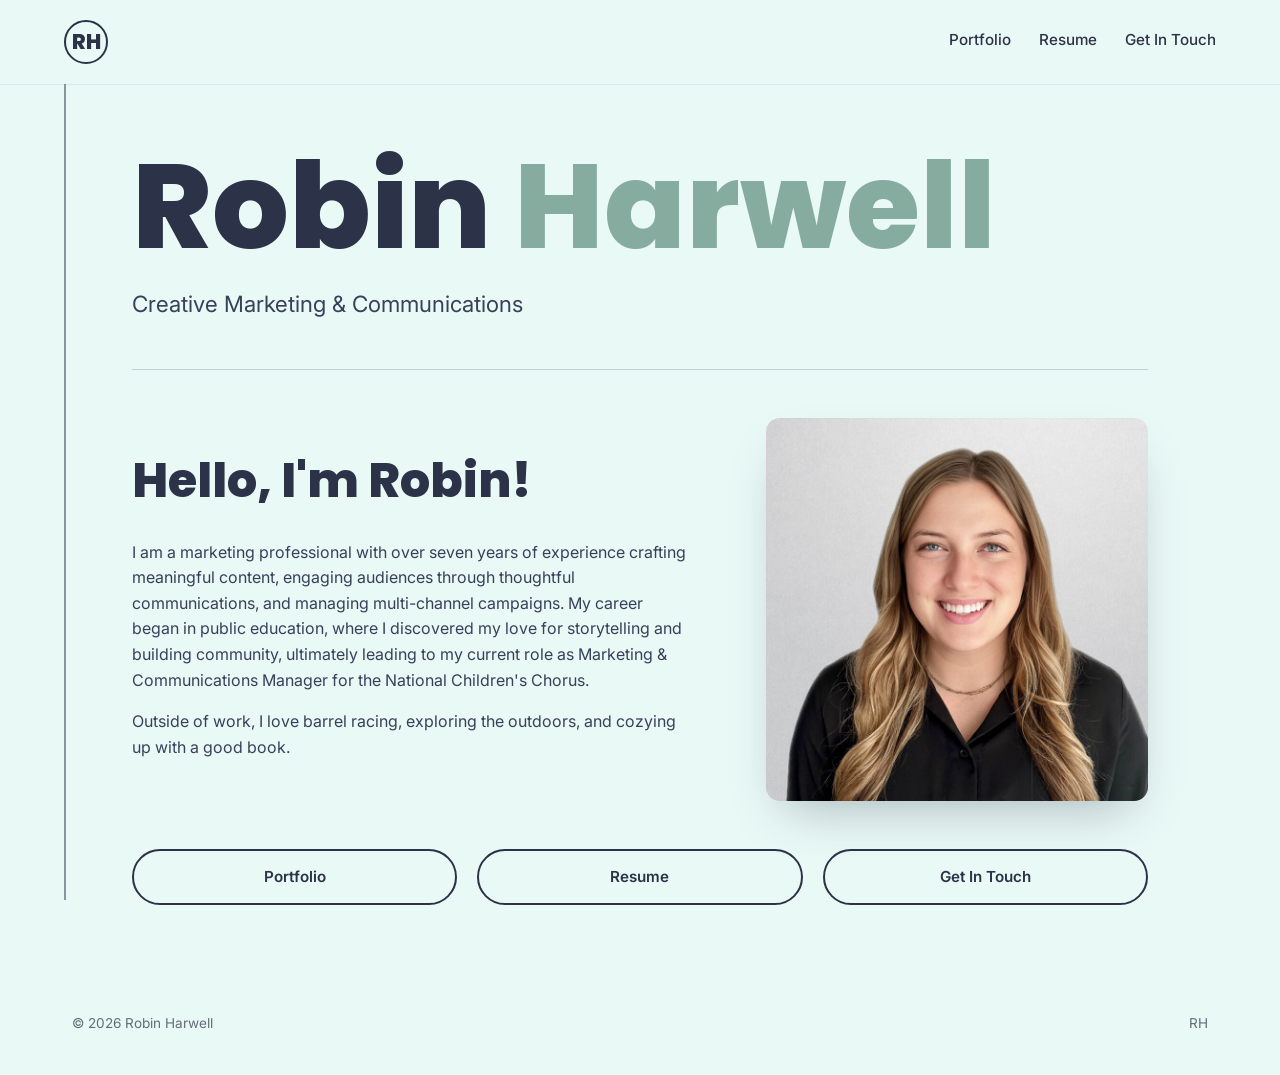
<file: index.html>
<!DOCTYPE html>
<!--
  ROBIN HARWELL — PORTFOLIO SITE — HOME PAGE
  ================================
  This site has four pages: index.html (Home — includes the About
  content), work.html, resume.html, and contact.html. Each one holds
  its own content; the header/nav and footer at the top and bottom of
  this file are repeated identically on every page — if you change the
  nav links, update them in all four files.

  Look for the big "EDIT HERE" comments below — those mark the spots
  you're most likely to want to change. Full plain-language editing
  instructions are in README.md.
-->
<html lang="en">
<head>
<meta charset="UTF-8">
<meta name="viewport" content="width=device-width, initial-scale=1.0">
<title>Robin Harwell — Creative Marketing &amp; Communications</title>
<meta name="description" content="Robin Harwell is a creative marketing and communications professional with 7+ years of experience across education, nonprofit, and small business.">
<link rel="icon" href="favicon-32.png" sizes="32x32" type="image/png">
<link rel="icon" href="favicon-48.png" sizes="48x48" type="image/png">
<link rel="icon" href="favicon-192.png" sizes="192x192" type="image/png">
<link rel="apple-touch-icon" href="apple-touch-icon.png">
<link rel="preconnect" href="https://fonts.googleapis.com">
<link rel="preconnect" href="https://fonts.gstatic.com" crossorigin>
<link href="https://fonts.googleapis.com/css2?family=Poppins:wght@600;700;800&family=Inter:wght@400;500;600&display=swap" rel="stylesheet">
<link rel="stylesheet" href="styles.css?v=28">
</head>
<body>

<div class="rail" aria-hidden="true"></div>

<header class="site-header">
  <a class="brand" href="index.html">RH</a>
  <button class="nav-toggle" id="navToggle" aria-label="Toggle navigation" aria-expanded="false">
    <span></span><span></span><span></span>
  </button>
  <nav class="site-nav" id="siteNav">
    <a href="work.html">Portfolio</a>
    <a href="resume.html">Resume</a>
    <a href="contact.html">Get In Touch</a>
  </nav>
</header>

<main>

  <!-- ======================= HERO ======================= -->
  <!-- EDIT HERE: your name and one-line title -->
  <section class="section hero">
    <div class="hero-inner page-head">
      <h1 class="hero-name"><span class="line dark">Robin</span> <span class="line accent">Harwell</span></h1>
      <p class="hero-tag">Creative Marketing &amp; Communications</p>
    </div>
  </section>

  <!-- ======================= ABOUT ======================= -->
  <!-- EDIT HERE: your bio text and photo -->
  <section class="section about">
    <div class="about-grid">
      <div class="about-copy">
        <h2>Hello, I'm Robin!</h2>
        <p>I am a marketing professional with over seven years of experience crafting meaningful content, engaging audiences through thoughtful communications, and managing multi-channel campaigns. My career began in public education, where I discovered my love for storytelling and building community, ultimately leading to my current role as Marketing &amp; Communications Manager for the National Children's Chorus.</p>
        <p>Outside of work, I love barrel racing, exploring the outdoors, and cozying up with a good book.</p>
      </div>
      <div class="about-photo">
        <!-- To swap your photo: replace assets/img/headshot.jpg with a new
             image of the same filename, or upload a new file and change
             the "src" below to match its filename. -->
        <img src="assets/img/headshot.jpg" alt="Portrait of Robin Harwell" width="800" height="800" loading="lazy">
      </div>
    </div>

    <!-- EDIT HERE: the link text for each button -->
    <div class="link-card-grid">
      <a class="btn btn-ghost link-btn" href="work.html">Portfolio</a>
      <a class="btn btn-ghost link-btn" href="resume.html">Resume</a>
      <a class="btn btn-ghost link-btn" href="contact.html">Get In Touch</a>
    </div>
  </section>

</main>

<footer class="site-footer">
  <span>© <span id="year"></span> Robin Harwell</span>
  <a href="index.html">RH</a>
</footer>

<script src="script.js?v=17"></script>
</body>
</html>
</file>
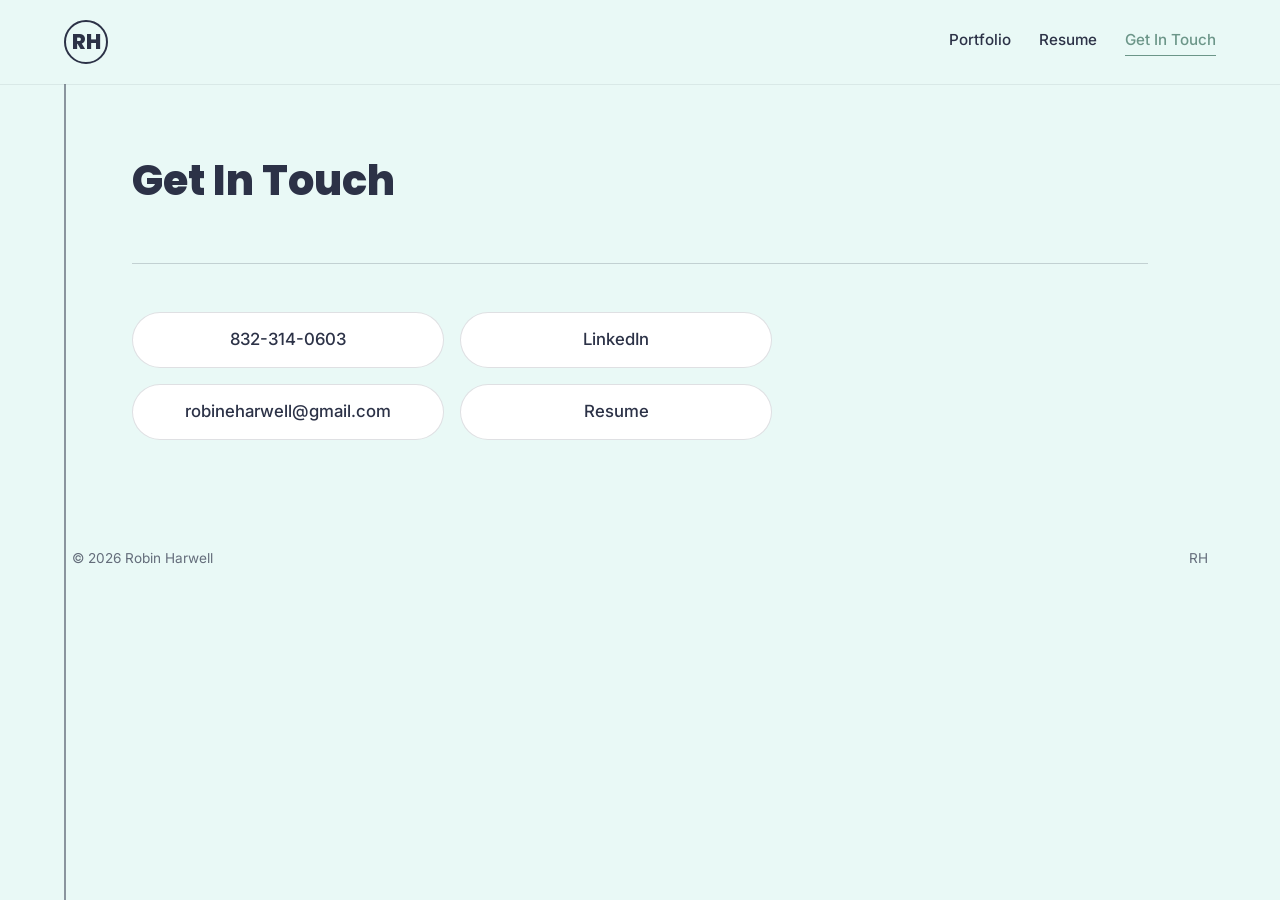
<file: contact.html>
<!DOCTYPE html>
<!-- CONTACT PAGE — see index.html for notes on this site's page structure. -->
<html lang="en">
<head>
<meta charset="UTF-8">
<meta name="viewport" content="width=device-width, initial-scale=1.0">
<title>Get In Touch — Robin Harwell</title>
<meta name="description" content="Get in touch with Robin Harwell by phone, email, or LinkedIn.">
<link rel="icon" href="favicon-32.png" sizes="32x32" type="image/png">
<link rel="icon" href="favicon-48.png" sizes="48x48" type="image/png">
<link rel="icon" href="favicon-192.png" sizes="192x192" type="image/png">
<link rel="apple-touch-icon" href="apple-touch-icon.png">
<link rel="preconnect" href="https://fonts.googleapis.com">
<link rel="preconnect" href="https://fonts.gstatic.com" crossorigin>
<link href="https://fonts.googleapis.com/css2?family=Poppins:wght@600;700;800&family=Inter:wght@400;500;600&display=swap" rel="stylesheet">
<link rel="stylesheet" href="styles.css?v=28">
</head>
<body>

<div class="rail" aria-hidden="true"></div>

<header class="site-header">
  <a class="brand" href="index.html">RH</a>
  <button class="nav-toggle" id="navToggle" aria-label="Toggle navigation" aria-expanded="false">
    <span></span><span></span><span></span>
  </button>
  <nav class="site-nav" id="siteNav">
    <a href="work.html">Portfolio</a>
    <a href="resume.html">Resume</a>
    <a href="contact.html">Get In Touch</a>
  </nav>
</header>

<main>

  <!-- ======================= CONTACT ======================= -->
  <!-- EDIT HERE: your phone, email, and links -->
  <section class="section contact">
    <h2 class="section-title page-head">Get In Touch</h2>
    <ul class="contact-grid">
      <li><a class="contact-item" href="tel:8323140603">832-314-0603</a></li>
      <li><a class="contact-item" href="https://www.linkedin.com/in/robin-harwell" target="_blank" rel="noopener">LinkedIn</a></li>
      <li><a class="contact-item" href="mailto:robineharwell@gmail.com">robineharwell@gmail.com</a></li>
      <li><a class="contact-item" href="assets/Robin_Harwell_Resume.pdf" download>Resume</a></li>
    </ul>
  </section>

</main>

<footer class="site-footer">
  <span>© <span id="year"></span> Robin Harwell</span>
  <a href="index.html">RH</a>
</footer>

<script src="script.js?v=17"></script>
</body>
</html>
</file>
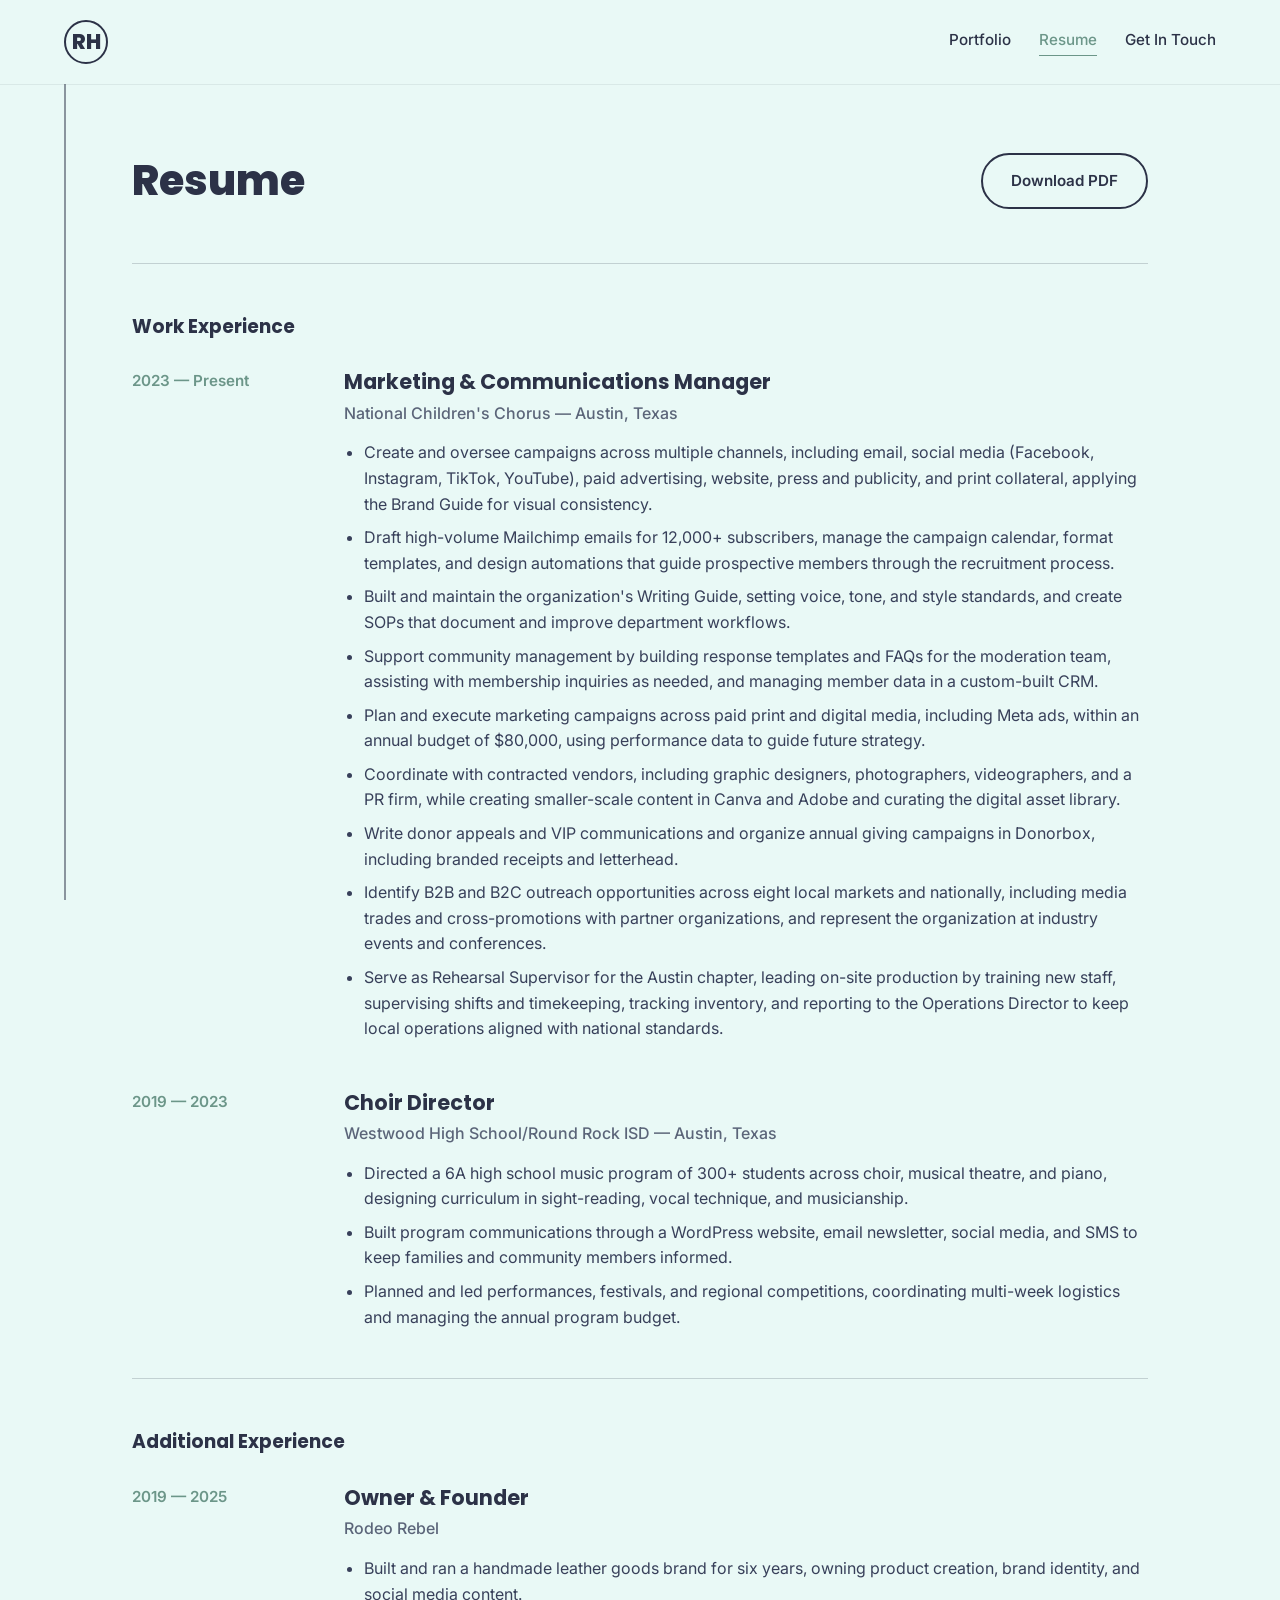
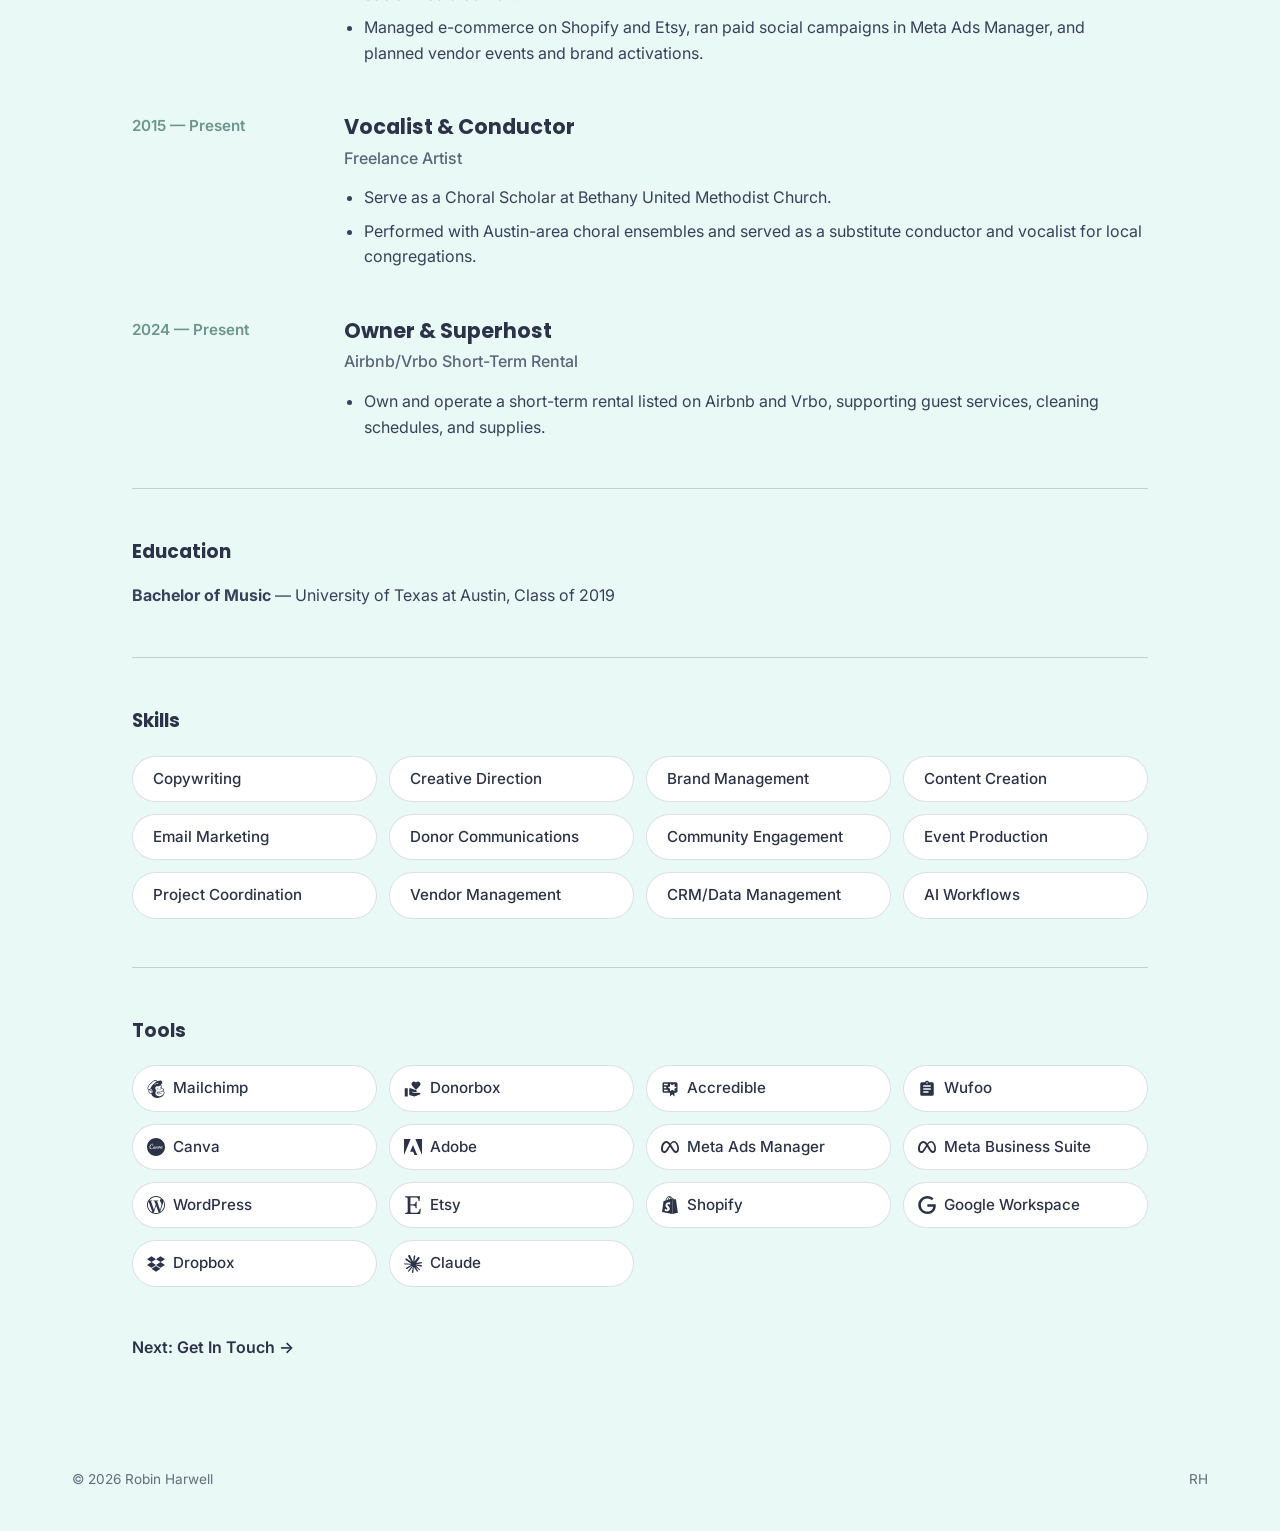
<file: resume.html>
<!DOCTYPE html>
<!-- RESUME PAGE — see index.html for notes on this site's page structure. -->
<html lang="en">
<head>
<meta charset="UTF-8">
<meta name="viewport" content="width=device-width, initial-scale=1.0">
<title>Resume — Robin Harwell</title>
<meta name="description" content="Robin Harwell's resume: experience, education, and skills in marketing and communications.">
<link rel="icon" href="favicon-32.png" sizes="32x32" type="image/png">
<link rel="icon" href="favicon-48.png" sizes="48x48" type="image/png">
<link rel="icon" href="favicon-192.png" sizes="192x192" type="image/png">
<link rel="apple-touch-icon" href="apple-touch-icon.png">
<link rel="preconnect" href="https://fonts.googleapis.com">
<link rel="preconnect" href="https://fonts.gstatic.com" crossorigin>
<link href="https://fonts.googleapis.com/css2?family=Poppins:wght@600;700;800&family=Inter:wght@400;500;600&display=swap" rel="stylesheet">
<link rel="stylesheet" href="styles.css?v=28">
</head>
<body>

<div class="rail" aria-hidden="true"></div>

<header class="site-header">
  <a class="brand" href="index.html">RH</a>
  <button class="nav-toggle" id="navToggle" aria-label="Toggle navigation" aria-expanded="false">
    <span></span><span></span><span></span>
  </button>
  <nav class="site-nav" id="siteNav">
    <a href="work.html">Portfolio</a>
    <a href="resume.html">Resume</a>
    <a href="contact.html">Get In Touch</a>
  </nav>
</header>

<main>

  <!-- ======================= RESUME ======================= -->
  <section class="section experience">
    <div class="section-headrow page-head">
      <h2 class="section-title">Resume</h2>
      <!-- EDIT HERE: if you upload a new resume PDF, update this link
           and the one in the footer / Contact page to match its file name. -->
      <a href="assets/Robin_Harwell_Resume.pdf" class="btn btn-ghost" download>Download PDF</a>
    </div>

    <!-- EDIT HERE: copy a whole "<article class="timeline-item">...</article>"
         block to add a new job. Newest role goes at the top. -->
    <div class="subsection subsection--first">
      <h3>Work Experience</h3>
      <div class="timeline">
        <article class="timeline-item">
          <div class="timeline-date">2023 — Present</div>
          <div class="timeline-body">
            <h3>Marketing &amp; Communications Manager</h3>
            <p class="timeline-org">National Children's Chorus — Austin, Texas</p>
            <ul>
              <li>Create and oversee campaigns across multiple channels, including email, social media (Facebook, Instagram, TikTok, YouTube), paid advertising, website, press and publicity, and print collateral, applying the Brand Guide for visual consistency.</li>
              <li>Draft high-volume Mailchimp emails for 12,000+ subscribers, manage the campaign calendar, format templates, and design automations that guide prospective members through the recruitment process.</li>
              <li>Built and maintain the organization's Writing Guide, setting voice, tone, and style standards, and create SOPs that document and improve department workflows.</li>
              <li>Support community management by building response templates and FAQs for the moderation team, assisting with membership inquiries as needed, and managing member data in a custom-built CRM.</li>
              <li>Plan and execute marketing campaigns across paid print and digital media, including Meta ads, within an annual budget of $80,000, using performance data to guide future strategy.</li>
              <li>Coordinate with contracted vendors, including graphic designers, photographers, videographers, and a PR firm, while creating smaller-scale content in Canva and Adobe and curating the digital asset library.</li>
              <li>Write donor appeals and VIP communications and organize annual giving campaigns in Donorbox, including branded receipts and letterhead.</li>
              <li>Identify B2B and B2C outreach opportunities across eight local markets and nationally, including media trades and cross-promotions with partner organizations, and represent the organization at industry events and conferences.</li>
              <li>Serve as Rehearsal Supervisor for the Austin chapter, leading on-site production by training new staff, supervising shifts and timekeeping, tracking inventory, and reporting to the Operations Director to keep local operations aligned with national standards.</li>
            </ul>
          </div>
        </article>

        <article class="timeline-item">
          <div class="timeline-date">2019 — 2023</div>
          <div class="timeline-body">
            <h3>Choir Director</h3>
            <p class="timeline-org">Westwood High School/Round Rock ISD — Austin, Texas</p>
            <ul>
              <li>Directed a 6A high school music program of 300+ students across choir, musical theatre, and piano, designing curriculum in sight-reading, vocal technique, and musicianship.</li>
              <li>Built program communications through a WordPress website, email newsletter, social media, and SMS to keep families and community members informed.</li>
              <li>Planned and led performances, festivals, and regional competitions, coordinating multi-week logistics and managing the annual program budget.</li>
            </ul>
          </div>
        </article>
      </div>
    </div>

    <!-- EDIT HERE: these are side ventures/freelance roles shown separately
         from the main jobs above. Add or remove an article block the same
         way as the main timeline. -->
    <div class="subsection">
      <h3>Additional Experience</h3>
      <div class="timeline">
        <article class="timeline-item">
          <div class="timeline-date">2019 — 2025</div>
          <div class="timeline-body">
            <h3>Owner &amp; Founder</h3>
            <p class="timeline-org">Rodeo Rebel</p>
            <ul>
              <li>Built and ran a handmade leather goods brand for six years, owning product creation, brand identity, and social media content.</li>
              <li>Managed e-commerce on Shopify and Etsy, ran paid social campaigns in Meta Ads Manager, and planned vendor events and brand activations.</li>
            </ul>
          </div>
        </article>

        <article class="timeline-item">
          <div class="timeline-date">2015 — Present</div>
          <div class="timeline-body">
            <h3>Vocalist &amp; Conductor</h3>
            <p class="timeline-org">Freelance Artist</p>
            <ul>
              <li>Serve as a Choral Scholar at Bethany United Methodist Church.</li>
              <li>Performed with Austin-area choral ensembles and served as a substitute conductor and vocalist for local congregations.</li>
            </ul>
          </div>
        </article>

        <article class="timeline-item">
          <div class="timeline-date">2024 — Present</div>
          <div class="timeline-body">
            <h3>Owner &amp; Superhost</h3>
            <p class="timeline-org">Airbnb/Vrbo Short-Term Rental</p>
            <ul>
              <li>Own and operate a short-term rental listed on Airbnb and Vrbo, supporting guest services, cleaning schedules, and supplies.</li>
            </ul>
          </div>
        </article>
      </div>
    </div>

    <!-- EDIT HERE: your degree and school -->
    <div class="subsection">
      <h3>Education</h3>
      <p><strong>Bachelor of Music</strong> — University of Texas at Austin, Class of 2019</p>
    </div>

    <!-- EDIT HERE: add or remove a line to add/remove a skill. -->
    <div class="subsection">
      <h3>Skills</h3>
      <ul class="skill-chips">
        <li>Copywriting</li>
        <li>Creative Direction</li>
        <li>Brand Management</li>
        <li>Content Creation</li>
        <li>Email Marketing</li>
        <li>Donor Communications</li>
        <li>Community Engagement</li>
        <li>Event Production</li>
        <li>Project Coordination</li>
        <li>Vendor Management</li>
        <li>CRM/Data Management</li>
        <li>AI Workflows</li>
      </ul>
    </div>

    <!-- EDIT HERE: add or remove a line to add/remove a tool. Each icon is a
         file in assets/icons/ — copy a line and change the icon file name
         and the tool name. Leave alt="" (the tool name is already written
         next to the icon). -->
    <div class="subsection">
      <h3>Tools</h3>
      <ul class="skill-chips tool-chips">
        <li><img src="assets/icons/mailchimp.svg" alt="" width="18" height="18">Mailchimp</li>
        <li><img src="assets/icons/donorbox.svg" alt="" width="18" height="18">Donorbox</li>
        <li><img src="assets/icons/accredible.svg" alt="" width="18" height="18">Accredible</li>
        <li><img src="assets/icons/wufoo.svg" alt="" width="18" height="18">Wufoo</li>
        <li><img src="assets/icons/canva.svg" alt="" width="18" height="18">Canva</li>
        <li><img src="assets/icons/adobe.svg" alt="" width="18" height="18">Adobe</li>
        <li><img src="assets/icons/meta.svg" alt="" width="18" height="18">Meta Ads Manager</li>
        <li><img src="assets/icons/meta.svg" alt="" width="18" height="18">Meta Business Suite</li>
        <li><img src="assets/icons/wordpress.svg" alt="" width="18" height="18">WordPress</li>
        <li><img src="assets/icons/etsy.svg" alt="" width="18" height="18">Etsy</li>
        <li><img src="assets/icons/shopify.svg" alt="" width="18" height="18">Shopify</li>
        <li><img src="assets/icons/google.svg" alt="" width="18" height="18">Google Workspace</li>
        <li><img src="assets/icons/dropbox.svg" alt="" width="18" height="18">Dropbox</li>
        <li><img src="assets/icons/claude.svg" alt="" width="18" height="18">Claude</li>
      </ul>
    </div>

    <a class="page-next" href="contact.html">Next: Get In Touch →</a>

  </section>

</main>

<footer class="site-footer">
  <span>© <span id="year"></span> Robin Harwell</span>
  <a href="index.html">RH</a>
</footer>

<script src="script.js?v=17"></script>
</body>
</html>
</file>
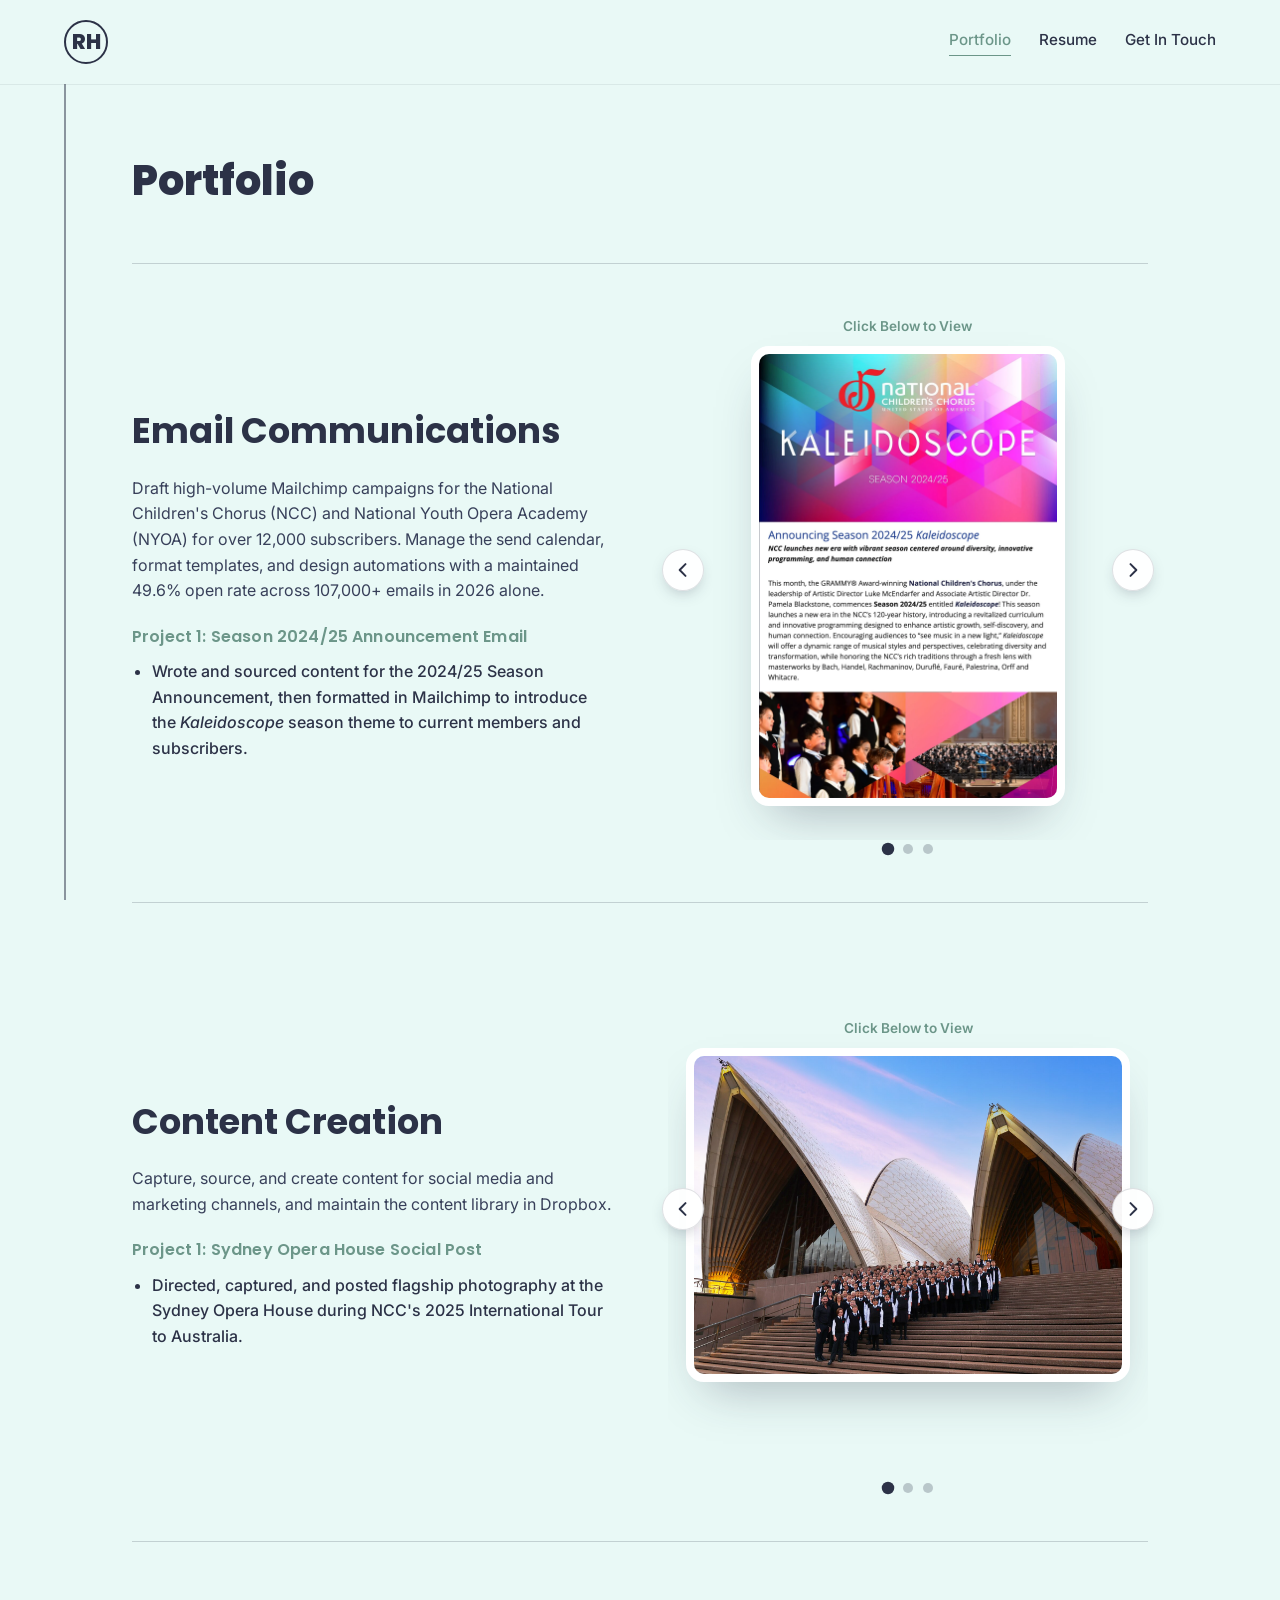
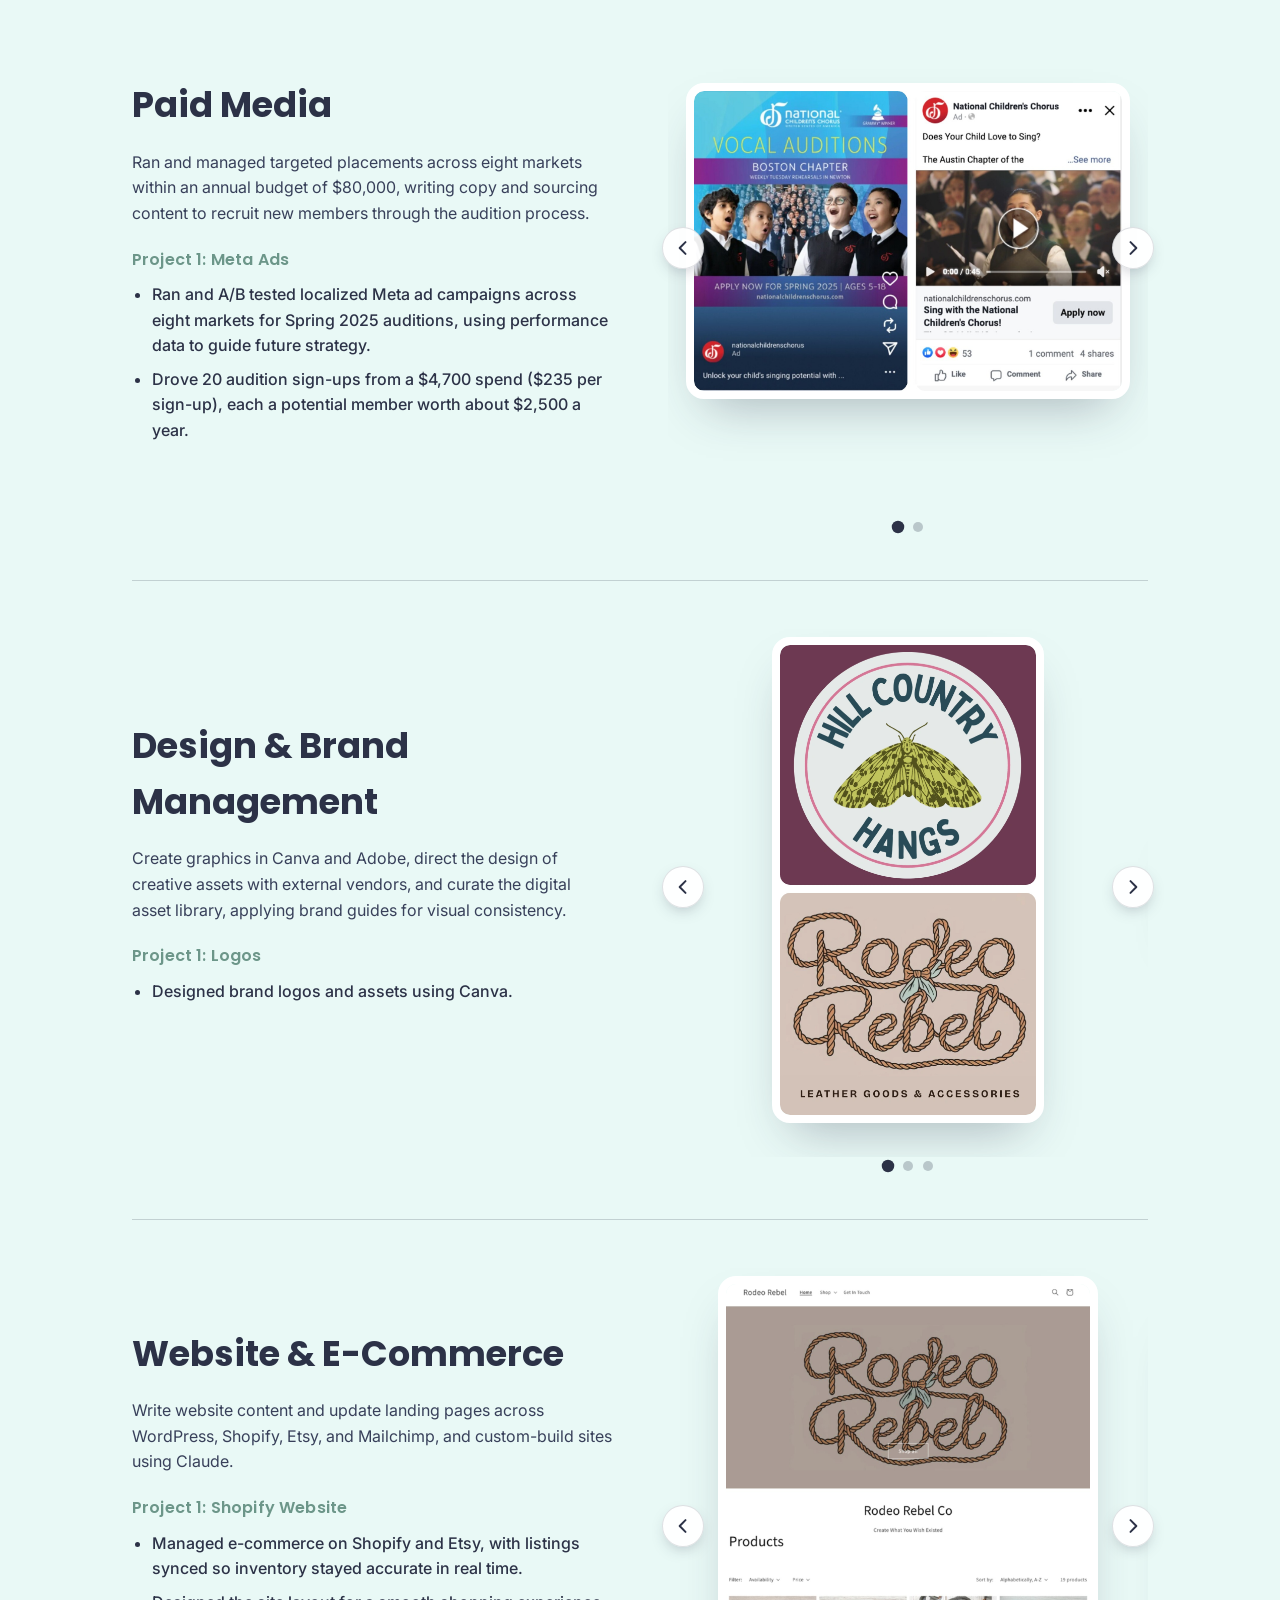
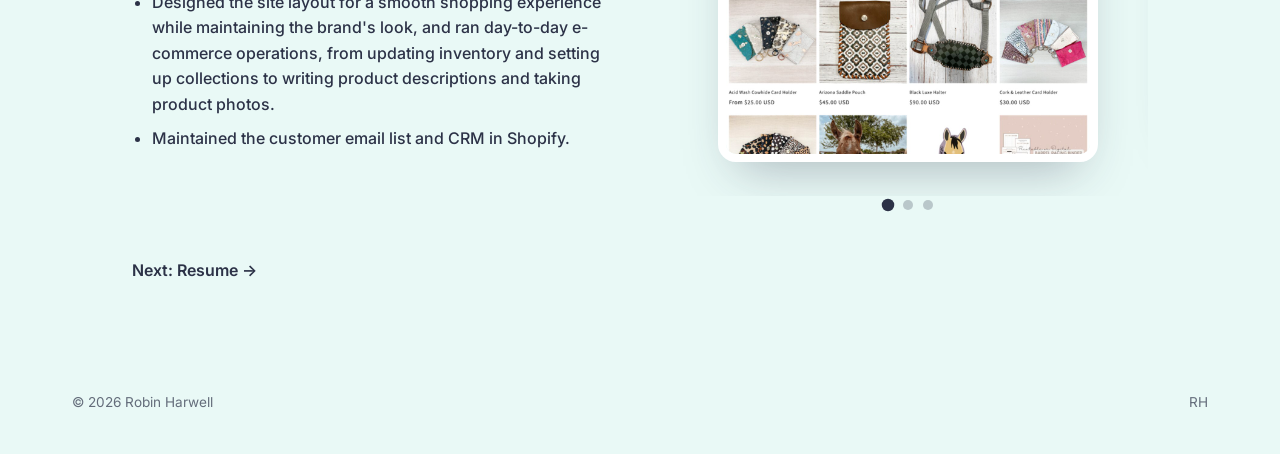
<file: work.html>
<!DOCTYPE html>
<!-- WORK / PORTFOLIO PAGE — see index.html for notes on this site's page structure. -->
<html lang="en">
<head>
<meta charset="UTF-8">
<meta name="viewport" content="width=device-width, initial-scale=1.0">
<title>Portfolio — Robin Harwell</title>
<meta name="description" content="Selected marketing projects by Robin Harwell, spanning email communications, content creation, paid media, design and brand management, and e-commerce.">
<link rel="icon" href="favicon-32.png" sizes="32x32" type="image/png">
<link rel="icon" href="favicon-48.png" sizes="48x48" type="image/png">
<link rel="icon" href="favicon-192.png" sizes="192x192" type="image/png">
<link rel="apple-touch-icon" href="apple-touch-icon.png">
<link rel="preconnect" href="https://fonts.googleapis.com">
<link rel="preconnect" href="https://fonts.gstatic.com" crossorigin>
<link href="https://fonts.googleapis.com/css2?family=Poppins:wght@600;700;800&family=Inter:wght@400;500;600&display=swap" rel="stylesheet">
<link rel="stylesheet" href="styles.css?v=28">
</head>
<body>

<div class="rail" aria-hidden="true"></div>

<header class="site-header">
  <a class="brand" href="index.html">RH</a>
  <button class="nav-toggle" id="navToggle" aria-label="Toggle navigation" aria-expanded="false">
    <span></span><span></span><span></span>
  </button>
  <nav class="site-nav" id="siteNav">
    <a href="work.html">Portfolio</a>
    <a href="resume.html">Resume</a>
    <a href="contact.html">Get In Touch</a>
  </nav>
</header>

<main>

  <!-- ======================= WORK / PORTFOLIO ======================= -->
  <!-- EDIT HERE: add, remove, or update project cards.
       Each project is one self-contained block below — copy an entire
       block (from "<div class="project" to the closing "</div>" for that
       project) to add a new one, then edit the text and image inside it.
       Keep "project-copy" first and "project-media" second in each block
       so the title/description always appears before the photo(s). -->
  <section class="section work">
    <h2 class="section-title page-head">Portfolio</h2>

    <!-- Project 1 -->
    <div class="project">
      <div class="project-copy">
        <h3>Email Communications</h3>
        <p>Draft high-volume Mailchimp campaigns for the National Children's Chorus (NCC) and National Youth Opera Academy (NYOA) for over 12,000 subscribers. Manage the send calendar, format templates, and design automations with a maintained 49.6% open rate across 107,000+ emails in 2026 alone.</p>
        <div class="slide-note" data-slide="1">
          <h4 class="slide-note-title">Project 1: Season 2024/25 Announcement Email</h4>
          <ul class="stat-list">
            <li>Wrote and sourced content for the 2024/25 Season Announcement, then formatted in Mailchimp to introduce the <em>Kaleidoscope</em> season theme to current members and subscribers.</li>
          </ul>
        </div>
        <div class="slide-note" data-slide="2">
          <h4 class="slide-note-title">Project 2: Giving Tuesday Fundraising Email</h4>
          <ul class="stat-list">
            <li>Write donor appeals and VIP communications in the voice of executive leaders to raise funds for scholarships, including the 2025 Giving Tuesday email campaign.</li>
          </ul>
        </div>
        <div class="slide-note" data-slide="3">
          <h4 class="slide-note-title">Project 3: Spring 2026 Auditions Announcement Email</h4>
          <ul class="stat-list">
            <li>Wrote and sourced content for the Spring 2026 Auditions Announcement, then formatted in Mailchimp to launch the virtual event to current members and subscribers.</li>
          </ul>
        </div>
      </div>
      <div class="project-media project-media--pair">
        <a class="media-video-link" href="https://mailchi.mp/ncchorus.com/season-announcement-2425" target="_blank" rel="noopener" aria-label="View the Season 2024/25 Kaleidoscope announcement email" style="--ar: 1200 / 1784">
          <img src="assets/img/email-season-announcement-2425.webp" alt="National Children's Chorus email announcing Season 2024/25, Kaleidoscope, with a colorful geometric header and photos of the chorus performing" width="1200" height="1784" loading="lazy">
        </a>
        <a class="media-video-link" href="https://mailchi.mp/nationalyouthopera/giving-tuesday-2025" target="_blank" rel="noopener" aria-label="View the Giving Tuesday fundraising email" style="--ar: 1252 / 1736">
          <img src="assets/img/email-giving-tuesday.jpg" alt="National Children's Chorus Giving Tuesday fundraising email with a Give Today button" width="1252" height="1736" loading="lazy">
        </a>
        <a class="media-video-link" href="https://mailchi.mp/ncchorus.com/f25auditionannouncement-13543799" target="_blank" rel="noopener" aria-label="View the Spring 2026 audition announcement email" style="--ar: 1196 / 1786">
          <img src="assets/img/email-audition-announcement.webp" alt="National Children's Chorus vocal auditions announcement email: Join us October 25th for the audition information presentation, apply now for Spring 2026, ages 5 to 18" width="1196" height="1786" loading="lazy">
        </a>
      </div>
    </div>

    <!-- Project 2 -->
    <div class="project">
      <div class="project-copy">
        <h3>Content Creation</h3>
        <p>Capture, source, and create content for social media and marketing channels, and maintain the content library in Dropbox.</p>
        <div class="slide-note" data-slide="1">
          <h4 class="slide-note-title">Project 1: Sydney Opera House Social Post</h4>
          <ul class="stat-list">
            <li>Directed, captured, and posted flagship photography at the Sydney Opera House during NCC's 2025 International Tour to Australia.</li>
          </ul>
        </div>
        <div class="slide-note" data-slide="2">
          <h4 class="slide-note-title">Project 2: UK Tour Social Post</h4>
          <ul class="stat-list">
            <li>Captured, edited, and posted this video of NCC students rehearsing at St John's Smith Square in London during the 2023 International Tour.</li>
          </ul>
        </div>
        <div class="slide-note" data-slide="3">
          <h4 class="slide-note-title">Project 3: Arm &amp; Hammer UGC</h4>
          <ul class="stat-list">
            <li>Produced a video for Arm &amp; Hammer through my personal brand, created to Arm &amp; Hammer's guidelines.</li>
          </ul>
        </div>
      </div>
      <!-- EDIT HERE: each <a href="..."> is the post/video that opens on
           click. Slide order: the photo, then the two videos (each needs style="--ar: W / H" for even sizing). -->
      <div class="project-media project-media--stack project-media--captioned">
        <p class="media-caption">Click Below to View</p>
        <a class="media-video-link" href="https://www.instagram.com/p/DMLCqhSSTEI/" target="_blank" rel="noopener" aria-label="View the Sydney Opera House post on Instagram">
          <img src="assets/img/creative-direction-opera-house.jpg" alt="National Children's Chorus performing on the steps of the Sydney Opera House" width="1600" height="1190" loading="lazy">
        </a>
        <div class="project-media--pair">
          <a class="media-video-link" href="https://www.instagram.com/reel/CuxWv8bACKX/" target="_blank" rel="noopener" aria-label="Watch the UK tour reel on Instagram" style="--ar: 980 / 1424">
            <img src="assets/img/content-ncc-reel.webp" alt="Instagram reel from the UK tour: National Children's Chorus singers rehearsing at St John's Smith Square, captioned 'The incredible sound of 200 schoolchildren'" width="980" height="1424" loading="lazy">
            <span class="play-button" aria-hidden="true">
              <svg viewBox="0 0 24 24" width="26" height="26"><path d="M8 5v14l11-7z" fill="white"/></svg>
            </span>
          </a>
          <a class="media-video-link" href="https://drive.google.com/file/d/1OJrL4ncj-h9oKQ9WeURtsAVx-mh7UEq2/view?usp=drivesdk" target="_blank" rel="noopener" aria-label="Watch the Arm &amp; Hammer UGC video" style="--ar: 700 / 1050">
            <img src="assets/img/ugc-content.jpg" alt="UGC video screenshot of a kitten jumping onto an Arm &amp; Hammer Clump &amp; Seal Slide litter box, captioned 'was not in my bingo card'" width="700" height="1050" loading="lazy">
            <span class="play-button" aria-hidden="true">
              <svg viewBox="0 0 24 24" width="26" height="26"><path d="M8 5v14l11-7z" fill="white"/></svg>
            </span>
          </a>
        </div>
      </div>
    </div>

    <!-- Project 3 -->
    <div class="project">
      <div class="project-copy">
        <h3>Paid Media</h3>
        <p>Ran and managed targeted placements across eight markets within an annual budget of $80,000, writing copy and sourcing content to recruit new members through the audition process.</p>
        <!-- EDIT HERE: each block's data-slide says which slide(s) it goes
             with (1 = first image); its heading and bullets show with that
             slide. A block without data-slide always shows. -->
        <div class="slide-note" data-slide="1">
          <h4 class="slide-note-title">Project 1: Meta Ads</h4>
          <ul class="stat-list">
            <li>Ran and A/B tested localized Meta ad campaigns across eight markets for Spring 2025 auditions, using performance data to guide future strategy.</li>
            <li>Drove 20 audition sign-ups from a $4,700 spend ($235 per sign-up), each a potential member worth about $2,500 a year.</li>
          </ul>
        </div>
        <div class="slide-note" data-slide="2">
          <h4 class="slide-note-title">Project 2: Paid Digital Placements</h4>
          <ul class="stat-list">
            <li>Write copy for paid digital placements across email blasts and blog posts, including this D.C. placement with Kid Friendly DC.</li>
            <li>This placement drove 8 of 64 enrollment sign-ups in the D.C. market (12.5%).</li>
          </ul>
        </div>
      </div>
      <div class="project-media project-media--pair">
        <img src="assets/img/paid-media-meta-ads.jpg" alt="Two Meta ads: an Instagram story ad for the National Children's Chorus Boston chapter vocal auditions, and a Facebook ad asking Does Your Child Love to Sing for the Austin chapter" width="1451" height="1015" loading="lazy" style="--ar: 1451 / 1015">
        <a class="media-video-link" href="https://www.kidfriendlydc.com/2026/04/23/2026-27-auditions-national-childrens-chorus/" target="_blank" rel="noopener" aria-label="View the sponsored post on Kid Friendly DC" style="--ar: 898 / 1847">
          <img src="assets/img/paid-placement-blog.jpg" alt="Sponsored blog post promoting National Children's Chorus vocal auditions for the Washington, D.C. chapter" width="898" height="1847" loading="lazy">
        </a>
      </div>
    </div>

    <!-- Project 4 -->
    <div class="project">
      <div class="project-copy">
        <h3>Design &amp; Brand Management</h3>
        <p>Create graphics in Canva and Adobe, direct the design of creative assets with external vendors, and curate the digital asset library, applying brand guides for visual consistency.</p>
        <div class="slide-note" data-slide="1">
          <h4 class="slide-note-title">Project 1: Logos</h4>
          <ul class="stat-list">
            <li>Designed brand logos and assets using Canva.</li>
          </ul>
        </div>
        <div class="slide-note" data-slide="2">
          <h4 class="slide-note-title">Project 2: NCC &amp; NYOA Email Banners</h4>
          <ul class="stat-list">
            <li>Designed new email banners for the National Children's Chorus and National Youth Opera Academy by utilizing the Visual Brand Guides.</li>
          </ul>
        </div>
        <div class="slide-note" data-slide="3">
          <h4 class="slide-note-title">Project 3: Fall 2025 Audition Postcard</h4>
          <ul class="stat-list">
            <li>Wrote copy and sourced content for printed audition recruitment postcards distributed across eight markets and at industry events. Coordinated the design and layout with a contracted graphic designer.</li>
          </ul>
        </div>
      </div>
      <div class="project-media project-media--pair">
        <img src="assets/img/logos-hch-rodeo-rebel.webp" alt="Two logos: Hill Country Hangs, a moth illustration inside a circular badge, and Rodeo Rebel, rope lettering with a bow reading Leather Goods &amp; Accessories" width="1016" height="1870" loading="lazy" style="--ar: 1016 / 1870">
        <img src="assets/img/email-footers-ncc-nyoa.png" alt="Email banners: a red National Children's Chorus banner reading nationalchildrenschorus.com, and a navy National Youth Opera Academy banner with the NYOA logo" width="1200" height="278" loading="lazy" style="--ar: 1200 / 278">
        <img src="assets/img/postcard-fall2025-front-back.jpg" alt="Fall 2025 vocal auditions postcard, front and back: the front reads Apply Now for Fall 2025; the back lists the eight chapter cities and the Junior and Senior Divisions" width="1000" height="1477" loading="lazy" style="--ar: 1000 / 1477">
      </div>
    </div>

    <!-- Project 5 -->
    <div class="project">
      <div class="project-copy">
        <h3>Website &amp; E-Commerce</h3>
        <p>Write website content and update landing pages across WordPress, Shopify, Etsy, and Mailchimp, and custom-build sites using Claude.</p>
        <div class="slide-note" data-slide="1">
          <h4 class="slide-note-title">Project 1: Shopify Website</h4>
          <ul class="stat-list">
            <li>Managed e-commerce on Shopify and Etsy, with listings synced so inventory stayed accurate in real time.</li>
            <li>Designed the site layout for a smooth shopping experience while maintaining the brand's look, and ran day-to-day e-commerce operations, from updating inventory and setting up collections to writing product descriptions and taking product photos.</li>
            <li>Maintained the customer email list and CRM in Shopify.</li>
          </ul>
        </div>
        <div class="slide-note" data-slide="2">
          <h4 class="slide-note-title">Project 2: Etsy Shop</h4>
          <ul class="stat-list">
            <li>Managed e-commerce on Shopify and Etsy, with listings synced so inventory stayed accurate in real time.</li>
            <li>194 sales on Etsy with a 5.0-star rating from 40 reviews.</li>
          </ul>
        </div>
        <div class="slide-note" data-slide="3">
          <h4 class="slide-note-title">Project 3: Portfolio Website</h4>
          <ul class="stat-list">
            <li>Designed and built this portfolio site with Claude, directing the layout, copy, and features and putting AI Workflows into practice.</li>
          </ul>
        </div>
      </div>
      <div class="project-media project-media--pair">
        <img src="assets/img/ecommerce-site.jpg" alt="Rodeo Rebel Shopify website homepage" width="1200" height="1552" loading="lazy" style="--ar: 1200 / 1552">
        <img src="assets/img/ecommerce-etsy.jpg" alt="RodeoRebelCo Etsy shop page showing 5.0 star rating and reviews" width="1171" height="1129" loading="lazy" style="--ar: 1171 / 1129">
        <img src="assets/img/portfolio-site-home.jpg" alt="Home page of this portfolio site: Robin Harwell, Creative Marketing &amp; Communications, with a short bio and headshot" width="2160" height="1350" loading="lazy" style="--ar: 2160 / 1350">
      </div>
    </div>

    <a class="page-next" href="resume.html">Next: Resume →</a>

  </section>

</main>

<footer class="site-footer">
  <span>© <span id="year"></span> Robin Harwell</span>
  <a href="index.html">RH</a>
</footer>

<script src="script.js?v=17"></script>
</body>
</html>
</file>
<file: styles.css>
/* ==========================================================
   COLORS — change a value here to re-theme the whole site.
   ========================================================== */
:root {
  --bg: #e9f9f6;        /* page background (mint) */
  --bg-alt: #ddf3ef;    /* unused accent background */
  --navy: #2c3247;      /* headings, buttons, dark text */
  --sage: #86ac9f;      /* accent green (name highlight, "Touch") */
  --sage-dark: #6c9689; /* accent green, hover states */
  --ink: #38405a;       /* body text */
  --line: #2c3247;      /* the vertical rail line */
  --divider: rgba(44, 50, 71, .2); /* thin horizontal lines between sections */
  --white: #ffffff;
  --radius: 14px;
  --max: 1160px;        /* max content width */
  --font-head: 'Poppins', sans-serif;
  --font-body: 'Inter', sans-serif;

  /* SPACING — the site's vertical rhythm. Change these to tighten or
     loosen spacing everywhere at once (phone values are further down). */
  --space-top: 64px;     /* below the header, before a page's first content */
  --space-gap: 48px;     /* between major blocks, and around divider lines */
  --space-bottom: 80px;  /* after a page's last content, before the footer */

  /* White frame around every Portfolio graphic. The image's own corners
     follow the inner edge of the frame, so the curves line up. */
  --mat: 8px;            /* frame thickness */
  --mat-radius: 18px;    /* outer corner curve (inner curve = 18 - 8 = 10px) */

  --chip-col: 230px;     /* narrowest width of a Skills/Tools bubble column */
}

* { box-sizing: border-box; }

html { scroll-behavior: smooth; }

body {
  margin: 0;
  background: var(--bg);
  color: var(--ink);
  font-family: var(--font-body);
  line-height: 1.6;
  -webkit-font-smoothing: antialiased;
}

/* height: auto is required here — without it, the width/height
   attributes on <img> tags (added so the browser can reserve layout
   space before an image loads) get applied as literal fixed pixel
   sizes instead of scaling with the image's width. */
img { max-width: 100%; height: auto; display: block; }

a { color: inherit; text-decoration: none; }

/* Rail */
.rail {
  position: fixed;
  top: 0;
  bottom: 0;
  left: clamp(16px, 5vw, 64px);
  width: 2px;
  background: var(--navy);
  opacity: .5;
  z-index: 1;
}

/* Header / Nav */
/* Solid background (not translucent) so content scrolling underneath
   never shows through — translucent + blur is unreliable on mobile
   browsers and looked like a visual glitch. */
.site-header {
  position: sticky;
  top: 0;
  z-index: 50;
  display: flex;
  align-items: center;
  justify-content: space-between;
  padding: 20px clamp(16px, 5vw, 64px);
  background: var(--bg);
  box-shadow: 0 1px 0 rgba(44, 50, 71, .08);
}

.brand {
  font-family: var(--font-head);
  font-weight: 800;
  font-size: 1.3rem;
  color: var(--navy);
  border: 2px solid var(--navy);
  border-radius: 50%;
  width: 44px;
  height: 44px;
  display: flex;
  align-items: center;
  justify-content: center;
}

.site-nav {
  display: flex;
  gap: 28px;
  font-weight: 500;
  font-size: .95rem;
}

.site-nav a {
  color: var(--navy);
  border-bottom: 1px solid transparent;
  padding-bottom: 2px;
  transition: border-color .2s, color .2s;
  white-space: nowrap;
}

.site-nav a:hover,
.site-nav a.active {
  border-color: var(--sage-dark);
  color: var(--sage-dark);
}

.nav-toggle {
  display: none;
  flex-direction: column;
  justify-content: center;
  gap: 5px;
  width: 40px;
  height: 40px;
  background: none;
  border: none;
  cursor: pointer;
}

.nav-toggle span {
  display: block;
  height: 2px;
  width: 100%;
  background: var(--navy);
}

/* Sections */
.section {
  max-width: var(--max);
  margin: 0 auto;
  padding: var(--space-top) clamp(20px, 6vw, 72px) 0;
  position: relative;
  z-index: 2;
}

/* A section directly following another (e.g. About under the Home hero)
   only needs a normal gap, not a full page-top gap. */
.section + .section { padding-top: var(--space-gap); }

/* Every page's last section sets the space above the footer, so it's the
   same on all pages. */
main > .section:last-child { padding-bottom: var(--space-bottom); }

.section-title {
  font-family: var(--font-head);
  font-weight: 800;
  font-size: clamp(2rem, 4vw, 2.6rem);
  color: var(--navy);
  margin: 0 0 8px;
}

/* Every page's top heading block gets a divider line beneath it, with the
   same space above and below the line on every page. */
.section .page-head {
  padding-bottom: var(--space-gap);
  margin-bottom: var(--space-gap);
  border-bottom: 1px solid var(--divider);
}
/* Home: the About section below already adds its own space on top. */
.section.hero .page-head { margin-bottom: 0; }

/* A title + action (e.g. a "Download PDF" button) side by side on one row. */
.section-headrow {
  display: flex;
  justify-content: space-between;
  align-items: center;
  gap: 24px;
  flex-wrap: wrap;
}
.section-headrow .section-title { margin-bottom: 0; }

/* A "Next: ... →" link at the bottom of a page, pointing to the next
   page in the site's About → Work → Resume → Contact flow. */
.page-next {
  display: inline-block;
  margin-top: var(--space-gap);
  font-weight: 600;
  color: var(--navy);
  border-bottom: 1px solid transparent;
  transition: color .2s, border-color .2s;
}
.page-next:hover { color: var(--sage-dark); border-color: var(--sage-dark); }

/* Home page: button-style links to the other pages (same look as the
   hero's "View My Portfolio" / "Download Resume" buttons), placed below
   the About bio. */
.link-card-grid {
  display: grid;
  grid-template-columns: repeat(3, 1fr);
  gap: 20px;
  margin-top: var(--space-gap);
}

.link-btn {
  text-align: center;
  padding: 20px 28px;
  font-size: 1.05rem;
}

/* Hero */
.hero-name {
  font-family: var(--font-head);
  font-weight: 800;
  line-height: .98;
  margin: 0 0 20px;
  font-size: clamp(3rem, 9vw, 6.5rem);
}

.hero-name .line { display: inline-block; }
.line.dark { color: var(--navy); }
.line.accent { color: var(--sage); }

.hero-tag {
  font-size: clamp(1.1rem, 2vw, 1.4rem);
  color: var(--ink);
  margin: 0;
}

.btn {
  display: inline-block;
  padding: 14px 28px;
  border-radius: 999px;
  font-weight: 600;
  font-size: .95rem;
  transition: transform .2s, background .2s, color .2s;
}

.btn-primary {
  background: var(--navy);
  color: var(--white);
}
.btn-primary:hover { background: var(--sage-dark); transform: translateY(-2px); }

.btn-ghost {
  background: transparent;
  border: 2px solid var(--navy);
  color: var(--navy);
}
.btn-ghost:hover { background: var(--navy); color: var(--white); transform: translateY(-2px); }

/* About */
.about-grid {
  display: grid;
  grid-template-columns: 1.2fr .8fr;
  gap: 60px;
  align-items: center;
}

.about-copy h2 {
  font-family: var(--font-head);
  font-weight: 800;
  color: var(--navy);
  font-size: clamp(2.2rem, 4vw, 3rem);
  margin: 0 0 20px;
}

.about-copy p { max-width: 560px; }

.about-photo img {
  border-radius: var(--radius);
  aspect-ratio: 1 / 1;
  object-fit: cover;
  box-shadow: 0 24px 48px -20px rgba(44, 50, 71, .35);
}

/* Work / Projects */

.project {
  display: grid;
  grid-template-columns: 1fr 1fr;
  gap: 56px;
  align-items: center;
  margin-bottom: var(--space-gap);
}

/* A divider line between projects (not above the first one). Targets
   any project that follows another, so it keeps working automatically
   if a project is added, removed, or reordered. Equal space above and
   below the line. */
.project + .project {
  padding-top: var(--space-gap);
  border-top: 1px solid var(--divider);
}

/* The "Next →" link below the last project brings its own top spacing. */
.project:last-of-type { margin-bottom: 0; }

.project-copy h3 {
  font-family: var(--font-head);
  font-weight: 700;
  color: var(--navy);
  font-size: clamp(1.6rem, 3vw, 2.2rem);
  margin: 0 0 14px;
}

.project-copy p { max-width: 480px; }

/* Regular round bullets, same as the job bullets on the Resume page. */
.stat-list {
  margin: 20px 0 0;
  padding-left: 20px;
  display: flex;
  flex-direction: column;
  gap: 8px;
  font-weight: 500;
  color: var(--navy);
}

/* Project images: deliberately simple so ANY photo or screenshot you
   drop in — any size, any shape — looks right without extra tweaking. */
.project-media {
  display: flex;
  justify-content: center;
  align-items: center;
}

.project-media img {
  width: 100%;
  max-width: 480px;
  border: var(--mat) solid var(--white);
  background: var(--white);
  border-radius: var(--mat-radius);
  box-shadow: 0 24px 48px -20px rgba(44, 50, 71, .35);
}

/* Use on a project-media that holds a tall/narrow image (e.g. a phone
   screenshot) so it doesn't stretch too wide. */
.project-media--narrow img,
.project-media--narrow .media-video-link { max-width: 260px; }

/* Use on a project-media with a small <p class="media-caption"> label
   above the image (e.g. "Click Below to View" over the UGC video). */
.project-media--captioned {
  flex-direction: column;
  gap: 12px;
}

.media-caption {
  margin: 0;
  font-size: .85rem;
  font-weight: 600;
  color: var(--sage-dark);
  text-align: center;
}

/* A clickable video thumbnail: wrap an <img> in an <a class="media-video-link">
   and add a <span class="play-button"> after it (see the UGC project in
   work.html for an example) to link an image to an external video with a
   play icon overlaid on top. */
/* Fills its column up to the same max-width as the image inside it, so
   the image has a definite width to size against (shrink-to-fit here
   collapsed the image to 0px wide in stacked/column layouts). */
.media-video-link {
  position: relative;
  display: block;
  width: 100%;
  max-width: 480px;
}
.media-video-link img { transition: transform .25s ease, box-shadow .25s ease; }
.media-video-link:hover img,
.media-video-link:focus-visible img {
  transform: translateY(-4px);
  box-shadow: 0 32px 56px -20px rgba(44, 50, 71, .45);
}

.play-button {
  position: absolute;
  top: 50%;
  left: 50%;
  transform: translate(-50%, -50%);
  width: 60px;
  height: 60px;
  border-radius: 50%;
  background: rgba(44, 50, 71, .8);
  display: flex;
  align-items: center;
  justify-content: center;
  box-shadow: 0 10px 24px -8px rgba(0, 0, 0, .5);
  transition: transform .2s, background .2s;
}
.play-button svg { margin-left: 3px; }

.media-video-link:hover .play-button {
  background: var(--sage-dark);
  transform: translate(-50%, -50%) scale(1.08);
}

/* Use on a project-media with two (or more) images to show them side by
   side. Every image in the row comes out the SAME HEIGHT, each as wide as
   its shape needs, so tops and bottoms line up with nothing cropped.
   Each <img> needs style="--ar: W / H" using its own width and height
   numbers (e.g. width="700" height="981" → style="--ar: 700 / 981"). */
.project-media--pair {
  display: flex;
  align-items: flex-start;
  gap: 20px;
  max-width: 560px;
  width: 100%;
}
.project-media--pair img {
  flex: calc(var(--ar, 1)) 1 0%;
  min-width: 0;
  max-width: none;
}

/* Linked images/videos can sit in a pair too: the <a> gets the --ar. */
.project-media--pair > .media-video-link {
  flex: calc(var(--ar, 1)) 1 0%;
  min-width: 0;
  max-width: none;
}
.project-media .project-media--pair > .media-video-link img {
  width: 100%;
  max-width: none;
  margin: 0;
}

/* Use on a project-media that stacks one big image above a
   project-media--pair of two smaller ones. */
.project-media--stack {
  flex-direction: column;
  gap: 20px;
  max-width: 560px;
  width: 100%;
}
.project-media--stack > img { max-width: 100%; }
/* A linked image (e.g. to an Instagram post) in a stack spans the same width
   as the row beneath it. */
.project-media--stack .media-video-link,
.project-media--stack .media-video-link img { max-width: 100%; }

/* Experience */
.timeline { display: flex; flex-direction: column; gap: 44px; }

.timeline-item {
  display: grid;
  grid-template-columns: 180px 1fr;
  gap: 32px;
}

.timeline-date {
  font-weight: 600;
  color: var(--sage-dark);
  font-size: .95rem;
  padding-top: 4px;
}

.timeline-body h3 {
  font-family: var(--font-head);
  font-weight: 700;
  color: var(--navy);
  margin: 0 0 2px;
  font-size: 1.3rem;
}

.timeline-org {
  font-weight: 500;
  color: var(--ink);
  margin: 0 0 14px;
  opacity: .8;
}

.timeline-body ul {
  margin: 0;
  padding-left: 20px;
  display: flex;
  flex-direction: column;
  gap: 8px;
}

.subsection {
  margin-top: var(--space-gap);
  padding-top: var(--space-gap);
  border-top: 1px solid var(--divider);
}
/* The first subsection ("Work Experience") sits right under the page
   heading, whose own divider line already sits above it. */
.subsection--first {
  margin-top: 0;
  padding-top: 0;
  border-top: 0;
}

/* Direct-child selector — a subsection can now contain a nested .timeline
   (e.g. "Additional Experience"), and this must only style the subsection's
   own heading, not the job-title headings inside that nested timeline. */
.subsection > h3 {
  font-family: var(--font-head);
  color: var(--navy);
  margin: 0 0 8px;
}

/* A nested timeline inside a subsection (e.g. "Additional Experience")
   needs space below its own heading before the first job. */
.subsection .timeline { margin-top: 24px; }

/* Skills & Tools */
.subsection > h3 + .skill-chips { margin-top: 20px; }

.skill-chips {
  list-style: none;
  padding: 0;
  margin: 0;
  /* Equal-width columns, so the bubbles line up in neat rows and columns.
     The number of columns adjusts to the screen width automatically. */
  display: grid;
  grid-template-columns: repeat(auto-fill, minmax(min(var(--chip-col), 100%), 1fr));
  gap: 12px;
}

.skill-chips li {
  background: var(--white);
  border: 1px solid rgba(44, 50, 71, .15);
  color: var(--navy);
  padding: 10px 20px;
  border-radius: 999px;
  font-weight: 500;
  font-size: .95rem;
}

/* Tool chips: a small logo (assets/icons/*.svg) before the tool name. */
.tool-chips li {
  display: flex;
  align-items: center;
  gap: 8px;
  padding-left: 14px;
}
.tool-chips img {
  width: 18px;
  height: 18px;
  flex-shrink: 0;
}

/* Contact */

/* Contact links as bubbles (same look as the Resume page's Skills/Tools
   bubbles). The whole bubble is the clickable link. */
.contact-grid {
  list-style: none;
  display: grid;
  grid-template-columns: 1fr 1fr;
  gap: 16px;
  max-width: 640px;
  margin: 0;
  padding: 0;
}

.contact-item {
  display: flex;
  align-items: center;
  justify-content: center;
  text-align: center;
  min-height: 56px;
  padding: 12px 24px;
  background: var(--white);
  border: 1px solid rgba(44, 50, 71, .15);
  border-radius: 999px;
  font-size: 1.05rem;
  font-weight: 500;
  color: var(--navy);
  overflow-wrap: anywhere;
  transition: color .2s, border-color .2s, transform .2s;
}

/* Phones: stack the contact bubbles in one column. */
@media (max-width: 640px) {
  .contact-grid { grid-template-columns: 1fr; }
}

.contact-item:hover,
.contact-item:focus-visible {
  color: var(--sage-dark);
  border-color: var(--sage-dark);
  transform: translateY(-2px);
}

/* Footer */
.site-footer {
  display: flex;
  justify-content: space-between;
  align-items: center;
  padding: 28px clamp(20px, 6vw, 72px) 40px;
  color: var(--navy);
  opacity: .7;
  font-size: .85rem;
  position: relative;
  z-index: 2;
}

/* ==========================================================
   RESPONSIVE — tablet and phone layouts.
   ========================================================== */

/* Tablet: two-column layouts collapse to one column, nav still visible. */
@media (max-width: 900px) {
  :root {
    --space-top: 48px;
    --space-gap: 40px;
    --space-bottom: 64px;
  }

  .site-nav { gap: 18px; font-size: .9rem; }

  .about-grid { grid-template-columns: 1fr; gap: 32px; }
  .about-photo { order: -1; max-width: 320px; margin: 0 auto; }

  .project {
    grid-template-columns: 1fr;
    gap: 28px;
  }
  .project-media img,
  .project-media--narrow img { max-width: 420px; margin: 0 auto; }
  .project-media--narrow .media-video-link { max-width: 420px; }
  .project-media--pair,
  .project-media--stack { max-width: 480px; margin: 0 auto; }
  /* Keep the big photo in a stack exactly as wide as the row beneath it. */
  .project-media--stack > img,
  .project-media--stack .media-video-link,
  .project-media--stack .media-video-link img { max-width: 100%; }
  .project-media--pair img { margin: 0; }

  .timeline-item { grid-template-columns: 1fr; gap: 6px; }

  .link-card-grid { grid-template-columns: 1fr; }
}

/* Phone: stacked nav menu behind a hamburger button. */
@media (max-width: 720px) {
  .site-header { padding: 16px 20px; }

  .site-nav {
    position: fixed;
    top: 76px;
    left: 0;
    right: 0;
    background: var(--bg);
    flex-direction: column;
    gap: 0;
    padding: 12px 20px 24px;
    transform: translateY(-120%);
    opacity: 0;
    transition: transform .25s ease, opacity .25s ease;
    border-bottom: 1px solid rgba(44, 50, 71, .12);
  }
  .site-nav.open { transform: translateY(0); opacity: 1; }
  .site-nav a { padding: 14px 0; border-bottom: 1px solid rgba(44, 50, 71, .08); font-size: 1rem; }
  .nav-toggle { display: flex; }

  .rail { left: 12px; }

  :root {
    --space-top: 40px;
    --space-gap: 32px;
    --space-bottom: 56px;
  }

  .section { padding-left: 20px; padding-right: 20px; }

  .project-media img,
  .project-media--narrow img,
  .project-media--narrow .media-video-link { max-width: 100%; }
  .project-media--pair { grid-template-columns: 1fr; max-width: 320px; }
  .project-media--stack { max-width: 320px; }

  .site-footer { flex-direction: column; gap: 8px; text-align: center; padding: 24px 20px 32px; }
}

/* Very small phones: tighten type scale a touch more. */
@media (max-width: 380px) {
  .section-title { font-size: 1.7rem; }
}

/* ==========================================================
   ONE-LINE NAME & FADE-INS
   ========================================================== */

/* Home: "Robin Harwell" on one line, sized to always fit the screen. */
.hero-name {
  white-space: nowrap;
  font-size: min(7.5rem, 11.4vw);
}

/* Sections softly fade up as they scroll into view. */
.reveal {
  opacity: 0;
  transform: translateY(18px);
  transition: opacity .8s ease, transform .8s ease;
}
.reveal.in { opacity: 1; transform: none; }

/* Visitors who turn on "reduce motion": everything shows, nothing moves. */
@media (prefers-reduced-motion: reduce) {
  .reveal { opacity: 1; transform: none; transition: none; }
}

/* ==========================================================
   ENLARGE IMAGES — click or tap any Portfolio image to view it
   large enough to read (script.js adds this to every image in a
   project, except the video thumbnail, which opens the video).
   ========================================================== */
.zoomable {
  cursor: zoom-in;
  transition: transform .25s ease, box-shadow .25s ease;
}
.zoomable:hover,
.zoomable:focus-visible {
  transform: translateY(-4px);
  box-shadow: 0 32px 56px -20px rgba(44, 50, 71, .45);
}
.zoomable:focus-visible { outline: 3px solid var(--sage-dark); outline-offset: 4px; }

.lightbox {
  position: fixed;
  inset: 0;
  z-index: 100;
  display: flex;
  overflow: auto;
  padding: 64px 72px;
  background: rgba(30, 34, 49, .95);
  cursor: zoom-out;
  opacity: 0;
  transition: opacity .2s ease;
}
.lightbox.open { opacity: 1; }
/* The whole image fits on screen (no scrolling), centered, keeping its
   shape: as large as the window allows, up to its real size. */
.lightbox img {
  margin: auto;
  width: auto;
  height: auto;
  max-width: 100%;
  max-height: 100%;
  object-fit: contain;
  border: var(--mat) solid var(--white);
  background: var(--white);
  border-radius: var(--mat-radius);
  box-shadow: 0 30px 80px rgba(0, 0, 0, .5);
  cursor: default;
}
.lightbox button {
  position: fixed;
  display: flex;
  align-items: center;
  justify-content: center;
  width: 48px;
  height: 48px;
  border: 0;
  border-radius: 50%;
  background: #444b62;
  color: var(--white);
  font-size: 1.5rem;
  line-height: 1;
  cursor: pointer;
  transition: background .2s;
}
.lightbox button:hover,
.lightbox button:focus-visible { background: #5a6280; outline: none; }
.lightbox .lb-close { top: 16px; right: 16px; }
.lightbox .lb-prev  { left: 12px;  top: 50%; transform: translateY(-50%); }
.lightbox .lb-next  { right: 12px; top: 50%; transform: translateY(-50%); }
.lightbox .lb-count {
  position: fixed;
  top: 26px;
  left: 50%;
  transform: translateX(-50%);
  color: rgba(255, 255, 255, .8);
  font-size: .85rem;
  font-weight: 500;
}

@media (max-width: 720px) {
  .lightbox { padding: 72px 12px 24px; }
  .lightbox .lb-prev,
  .lightbox .lb-next { top: auto; bottom: 16px; transform: none; }
  .lightbox .lb-prev { left: calc(50% - 60px); }
  .lightbox .lb-next { right: calc(50% - 60px); }
  .lightbox:has(.lb-prev) { padding-bottom: 84px; }
}

@media (prefers-reduced-motion: reduce) {
  .zoomable, .lightbox { transition: none; }
  .zoomable:hover, .zoomable:focus-visible { transform: none; }
}

/* ==========================================================
   SLIDESHOWS — any Portfolio project with more than one image or
   video becomes a slideshow (built by script.js; without JavaScript
   the images simply show side by side as before). One item shows at
   a time, each fitted to the same frame without cropping.
   ========================================================== */
.project-media--carousel { width: 100%; max-width: 480px; }

.carousel { position: relative; width: 100%; }

.carousel-viewport {
  overflow: hidden;
  width: 100%;
  aspect-ratio: 10 / 11;
  touch-action: pan-y;
}
.carousel-track {
  display: flex;
  height: 100%;
  transition: transform .6s ease;
}
.carousel-slide {
  flex: 0 0 100%;
  height: 100%;
  /* room for the image's shadow inside the frame */
  padding: 8px 18px 34px;
}
.carousel-frame {
  width: 100%;
  height: 100%;
  container-type: size;
  display: flex;
  align-items: center;
  justify-content: center;
}
/* Each item is as large as fits the frame, keeping its own shape (the
   white border is added around the image, so it is allowed for here). */
.project-media .carousel-item {
  width: min(100cqw, calc((100cqh - 2 * var(--mat)) * var(--ar, 1) + 2 * var(--mat)));
  max-width: none;
  height: auto;
  margin: 0;
  flex: none;
}
.project-media .carousel-item img { width: 100%; height: auto; max-width: none; margin: 0; }

/* Slides whose item is a link leave room above it for its label. */
.carousel-slide.has-link { padding-top: 34px; }
.media-link-label {
  position: absolute;
  bottom: 100%;
  left: 0;
  right: 0;
  padding-bottom: 8px;
  text-align: center;
  font-size: .85rem;
  font-weight: 600;
  color: var(--sage-dark);
  white-space: nowrap;
  pointer-events: none;
}

.carousel-btn {
  position: absolute;
  top: calc(50% - 13px);
  transform: translateY(-50%);
  z-index: 2;
  width: 42px;
  height: 42px;
  display: flex;
  align-items: center;
  justify-content: center;
  border: 1px solid rgba(44, 50, 71, .15);
  border-radius: 50%;
  background: rgba(255, 255, 255, .92);
  color: var(--navy);
  box-shadow: 0 6px 16px -6px rgba(44, 50, 71, .35);
  cursor: pointer;
  transition: background .2s, color .2s, transform .2s;
}
.carousel-btn:hover,
.carousel-btn:focus-visible { background: var(--navy); color: var(--white); outline: none; }
.carousel-btn.prev { left: -6px; }
.carousel-btn.next { right: -6px; }

.carousel-dots {
  display: flex;
  justify-content: center;
  gap: 10px;
  margin-top: 4px;
}
.carousel-dots button {
  width: 10px;
  height: 10px;
  padding: 0;
  border: 0;
  border-radius: 50%;
  background: rgba(44, 50, 71, .25);
  cursor: pointer;
  transition: background .2s, transform .2s;
}
.carousel-dots button[aria-current="true"] { background: var(--navy); transform: scale(1.25); }
.carousel-dots button:focus-visible { outline: 2px solid var(--sage-dark); outline-offset: 3px; }

/* Bullets that change with the slideshow: all the lists share one spot
   (sized to the longest, so nothing below moves) and only the list for
   the slide on screen is visible. */
.slide-notes {
  display: grid;
  margin-top: 20px;
}
.slide-notes > [data-slide] {
  grid-area: 1 / 1;
  margin: 0;
  transition: opacity .35s ease, visibility .35s;
}
.slide-notes > [data-slide]:not(.is-active) {
  opacity: 0;
  visibility: hidden;
}

/* A slide's own heading + bullets (e.g. "Project 1: Meta Ads"). */
.slide-note { margin-top: 20px; }
.slide-note-title {
  font-family: var(--font-head);
  font-weight: 600;
  font-size: 1rem;
  color: var(--sage-dark);
  letter-spacing: .01em;
  margin: 0 0 10px;
}
.slide-note .stat-list { margin-top: 0; }

@media (prefers-reduced-motion: reduce) {
  .carousel-track,
  .slide-notes > [data-slide] { transition: none; }
}
</file>
